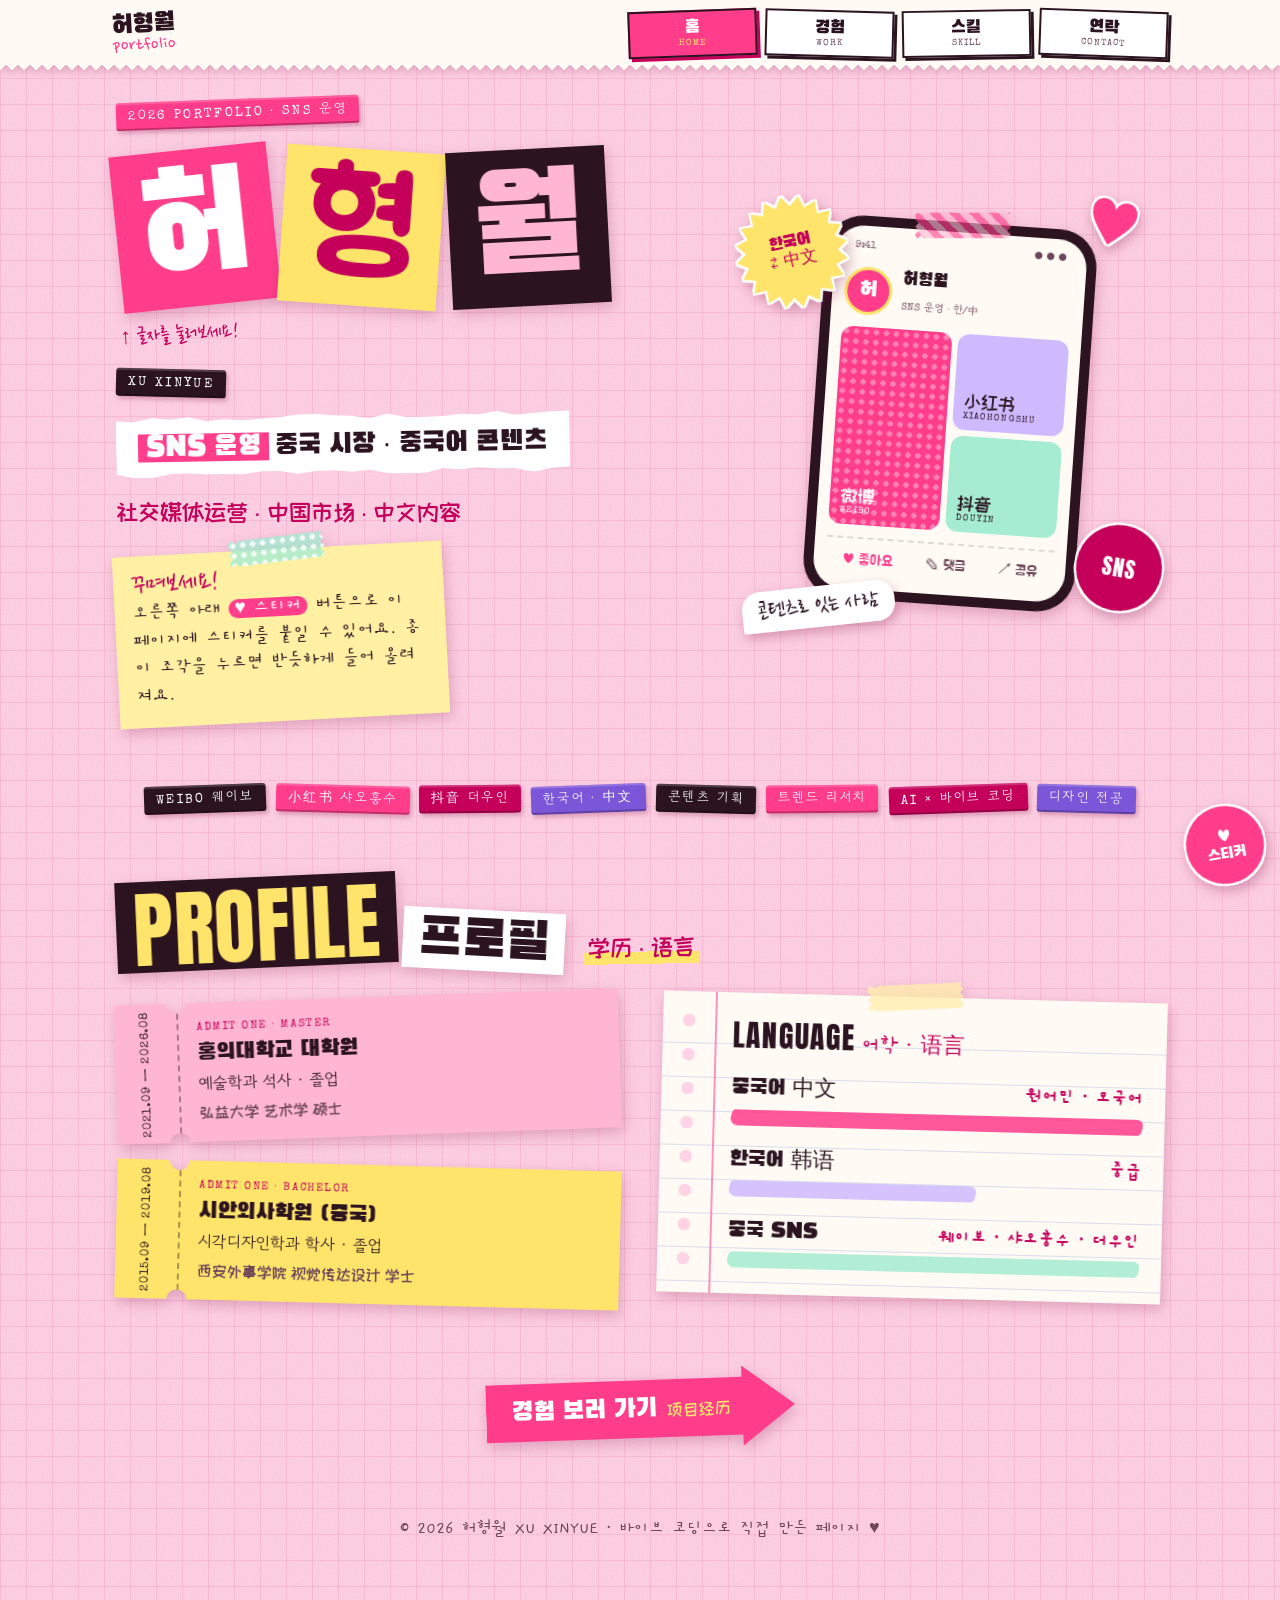
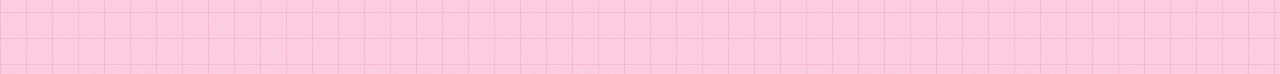
<file: index.html>
<!doctype html>
<html lang="ko">
<head>
<meta charset="utf-8">
<meta name="viewport" content="width=device-width, initial-scale=1, viewport-fit=cover">
<title>허형월 | SNS 운영 포트폴리오</title>
<meta name="description" content="허형월(XU XINYUE) · SNS 운영 포트폴리오 · 중국 시장 · 중국어 콘텐츠">
<meta property="og:title" content="허형월 · SNS 운영 포트폴리오">
<meta property="og:description" content="중국어 원어민 · 웨이보 · 샤오훙수 · 더우인 콘텐츠 운영">
<meta name="theme-color" content="#fffaf4">
<link rel="preconnect" href="https://fonts.googleapis.com">
<link rel="preconnect" href="https://fonts.gstatic.com" crossorigin>
<link rel="stylesheet" href="https://fonts.googleapis.com/css2?family=Anton&family=Black+Han+Sans&family=Gaegu:wght@400;700&family=Gowun+Dodum&family=Jua&family=Nanum+Pen+Script&family=Special+Elite&family=ZCOOL+KuaiLe&display=swap">
<link rel="stylesheet" href="style.css">
</head>
<body>
<nav class="nav" aria-label="메인 메뉴"><div class="nav-in">
<a class="logo" href="index.html">허형월<small>portfolio</small></a>
<div class="tabs"><a class="tab" href="index.html" aria-current="page"><b>홈</b><small>HOME</small></a><a class="tab" href="work.html"><b>경험</b><small>WORK</small></a><a class="tab" href="skills.html"><b>스킬</b><small>SKILL</small></a><a class="tab" href="contact.html"><b>연락</b><small>CONTACT</small></a></div>
</div></nav>
<main class="wrap">

<section class="hero">
  <div class="hero-l">
    <span class="label l-hot" style="--r:-2deg">2026 Portfolio · SNS 운영</span>
    <h1 class="ransom" aria-label="허형월">
      <span class="l s1" style="--r:-6deg" aria-hidden="true">허</span>
      <span class="l s3" style="--r:4deg" aria-hidden="true">형</span>
      <span class="l s4" style="--r:-3deg" aria-hidden="true">월</span>
    </h1>
    <p class="ransom-tip">↑ 글자를 눌러보세요!</p>
    <span class="label" style="--r:1.5deg">XU XINYUE</span>
    <div class="role torn"><mark>SNS 운영</mark>중국 시장 · 중국어 콘텐츠</div>
    <p class="zh-hand">社交媒体运营 · 中国市场 · 中文内容</p>
    <aside class="hint piece" style="--r:-3deg;--i:2"><span class="tape dot"></span><b>꾸며보세요!</b>오른쪽 아래 <em>♥ 스티커</em> 버튼으로 이 페이지에 스티커를 붙일 수 있어요. 종이 조각을 누르면 반듯하게 들어 올려져요.</aside>
  </div>
  <div class="hero-r">
    <div class="phone" aria-hidden="true">
      <span class="tape pink"></span>
      <div class="screen">
        <div class="sbar"><span>9:41</span><span>● ● ●</span></div>
        <div class="prof"><span class="ava">허</span><div><b>허형월</b><small>SNS 운영 · 한/中</small></div></div>
        <div class="tiles">
          <div class="tile big">微博<small>WEIBO</small></div>
          <div class="tile t2">小红书<small>XIAOHONGSHU</small></div>
          <div class="tile t3">抖音<small>DOUYIN</small></div>
        </div>
        <div class="react"><span>♥ 좋아요</span><span>✎ 댓글</span><span>↗ 공유</span></div>
      </div>
    </div>
    <div class="stk a drag" aria-hidden="true"><span class="in">한국어<br>⇄ 中文</span></div>
    <div class="stk b drag" aria-hidden="true"><span class="in">SNS</span></div>
    <div class="stk c drag" aria-hidden="true"><span class="in">♥</span></div>
    <div class="stk d drag" aria-hidden="true"><span class="in">콘텐츠로 잇는 사람</span></div>
  </div>
</section>

<div class="labels" aria-label="키워드">
  <span class="label">Weibo 웨이보</span><span class="label">小红书 샤오훙수</span><span class="label">抖音 더우인</span>
  <span class="label">한국어 · 中文</span><span class="label">콘텐츠 기획</span><span class="label">트렌드 리서치</span>
  <span class="label">AI × 바이브 코딩</span><span class="label">디자인 전공</span>
</div>

<section class="sec">
  <div class="sec-h"><h2><span class="en">PROFILE</span><span class="ko">프로필</span></h2><p class="zh-sub">学历 · 语言</p></div>
  <div class="profile">
    <div class="tickets">
      <div class="piece" style="--r:-2deg;--i:1"><div class="ticket" style="--c:var(--blush)">
        <span class="stub">2021.09 — 2026.08</span>
        <div class="main"><small>ADMIT ONE · MASTER</small><b>홍익대학교 대학원</b><span>예술학과 석사 · 졸업</span><em>弘益大学 艺术学 硕士</em></div>
      </div></div>
      <div class="piece" style="--r:1.5deg;--i:2"><div class="ticket" style="--c:var(--lemon)">
        <span class="stub">2015.09 — 2019.08</span>
        <div class="main"><small>ADMIT ONE · BACHELOR</small><b>시안외사학원 (중국)</b><span>시각디자인학과 학사 · 졸업</span><em>西安外事学院 视觉传达设计 学士</em></div>
      </div></div>
    </div>
    <div class="piece notebook" style="--r:1.5deg;--i:3">
      <span class="tape"></span>
      <h3>LANGUAGE<span>어학 · 语言</span></h3>
      <div class="lang" style="--w:100%;--c:var(--hot)"><div class="top"><b>중국어 中文</b><em>원어민 · 모국어</em></div><div class="hl"></div></div>
      <div class="lang" style="--w:60%;--c:var(--lilac)"><div class="top"><b>한국어 韩语</b><em>중급</em></div><div class="hl"></div></div>
      <div class="lang" style="--w:100%;--c:var(--mint)"><div class="top"><b>중국 SNS</b><em>웨이보 · 샤오훙수 · 더우인</em></div><div class="hl"></div></div>
    </div>
  </div>
</section>

<div class="next-wrap"><a class="next" href="work.html">경험 보러 가기 <small>项目经历</small></a></div>
<p class="foot">© 2026 허형월 XU XINYUE · 바이브 코딩으로 직접 만든 페이지 ♥</p>
</main>
<button id="fab" class="fab" type="button" aria-expanded="false" aria-controls="tray">♥<br>스티커</button>
<div id="tray" class="tray" hidden>
  <div class="tray-in">
    <div class="tray-h">
      <p>스티커를 눌러 붙이고, 끌어서 옮겨요 · 두 번 탭하면 떼어져요</p>
      <div class="tray-act"><button type="button" id="shuffle">↻ 섞기</button><button type="button" id="clear">모두 떼기</button></div>
    </div>
    <div class="tray-row" id="picks"></div>
  </div>
</div>
<script src="main.js"></script>
</body>
</html>
</file>
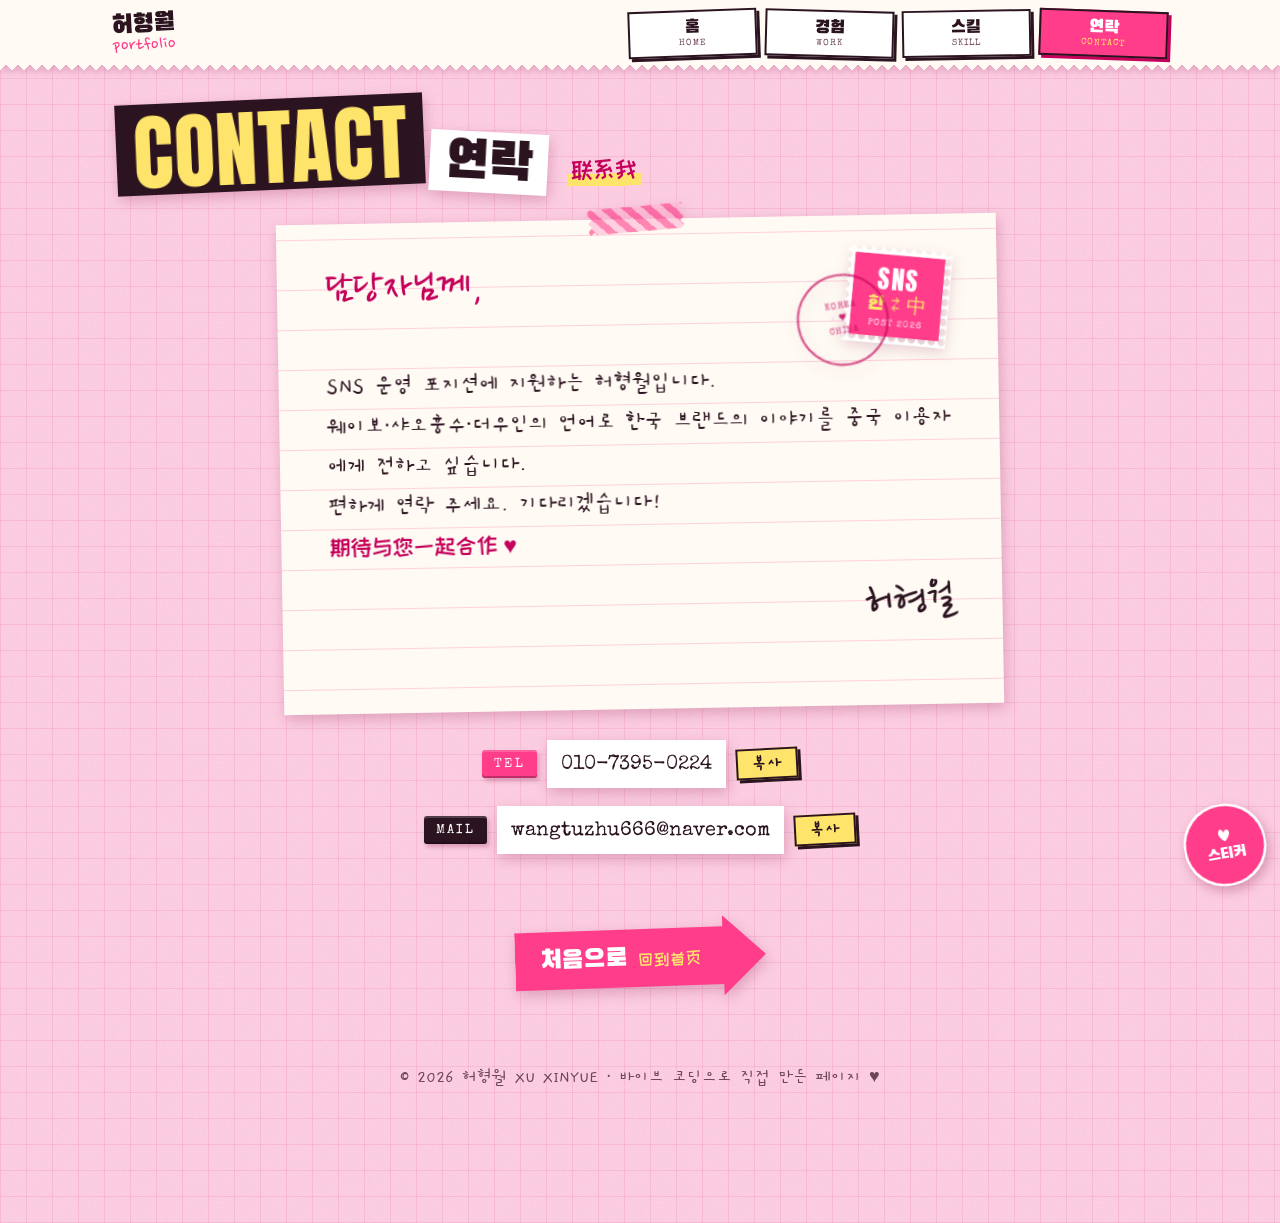
<file: contact.html>
<!doctype html>
<html lang="ko">
<head>
<meta charset="utf-8">
<meta name="viewport" content="width=device-width, initial-scale=1, viewport-fit=cover">
<title>연락 | 허형월 포트폴리오</title>
<meta name="description" content="허형월(XU XINYUE) · SNS 운영 포트폴리오 · 중국 시장 · 중국어 콘텐츠">
<meta property="og:title" content="허형월 · SNS 운영 포트폴리오">
<meta property="og:description" content="중국어 원어민 · 웨이보 · 샤오훙수 · 더우인 콘텐츠 운영">
<meta name="theme-color" content="#fffaf4">
<link rel="preconnect" href="https://fonts.googleapis.com">
<link rel="preconnect" href="https://fonts.gstatic.com" crossorigin>
<link rel="stylesheet" href="https://fonts.googleapis.com/css2?family=Anton&family=Black+Han+Sans&family=Gaegu:wght@400;700&family=Gowun+Dodum&family=Jua&family=Nanum+Pen+Script&family=Special+Elite&family=ZCOOL+KuaiLe&display=swap">
<link rel="stylesheet" href="style.css">
</head>
<body>
<nav class="nav" aria-label="메인 메뉴"><div class="nav-in">
<a class="logo" href="index.html">허형월<small>portfolio</small></a>
<div class="tabs"><a class="tab" href="index.html"><b>홈</b><small>HOME</small></a><a class="tab" href="work.html"><b>경험</b><small>WORK</small></a><a class="tab" href="skills.html"><b>스킬</b><small>SKILL</small></a><a class="tab" href="contact.html" aria-current="page"><b>연락</b><small>CONTACT</small></a></div>
</div></nav>
<main class="wrap">

<section class="sec">
  <div class="sec-h"><h2><span class="en">CONTACT</span><span class="ko">연락</span></h2><p class="zh-sub">联系我</p></div>
  <div class="piece letter" style="--r:-1deg;--i:1">
    <span class="tape pink"></span>
    <div class="letter-h">
      <p class="dear">담당자님께,</p>
      <div class="pstamp" aria-hidden="true"><div class="in"><b>SNS</b><span>한 ⇄ 中</span><small>POST 2026</small></div><div class="pmark">KOREA<br>· ♥ ·<br>CHINA</div></div>
    </div>
    <div class="body">
      <p>SNS 운영 포지션에 지원하는 허형월입니다.</p>
      <p>웨이보·샤오훙수·더우인의 언어로 한국 브랜드의 이야기를 중국 이용자에게 전하고 싶습니다.</p>
      <p>편하게 연락 주세요. 기다리겠습니다!</p>
      <p class="zh">期待与您一起合作 ♥</p>
    </div>
    <p class="sign">허형월</p>
  </div>
  <div class="contacts">
    <div class="crow"><span class="label l-hot">Tel</span><span class="val" id="tel">010-7395-0224</span><button class="copy" type="button" data-copy="tel">복사</button></div>
    <div class="crow"><span class="label">Mail</span><span class="val" id="mail">wangtuzhu666@naver.com</span><button class="copy" type="button" data-copy="mail">복사</button></div>
  </div>
</section>

<div class="next-wrap"><a class="next" href="index.html">처음으로 <small>回到首页</small></a></div>
<p class="foot">© 2026 허형월 XU XINYUE · 바이브 코딩으로 직접 만든 페이지 ♥</p>
</main>
<button id="fab" class="fab" type="button" aria-expanded="false" aria-controls="tray">♥<br>스티커</button>
<div id="tray" class="tray" hidden>
  <div class="tray-in">
    <div class="tray-h">
      <p>스티커를 눌러 붙이고, 끌어서 옮겨요 · 두 번 탭하면 떼어져요</p>
      <div class="tray-act"><button type="button" id="shuffle">↻ 섞기</button><button type="button" id="clear">모두 떼기</button></div>
    </div>
    <div class="tray-row" id="picks"></div>
  </div>
</div>
<script src="main.js"></script>
</body>
</html>
</file>
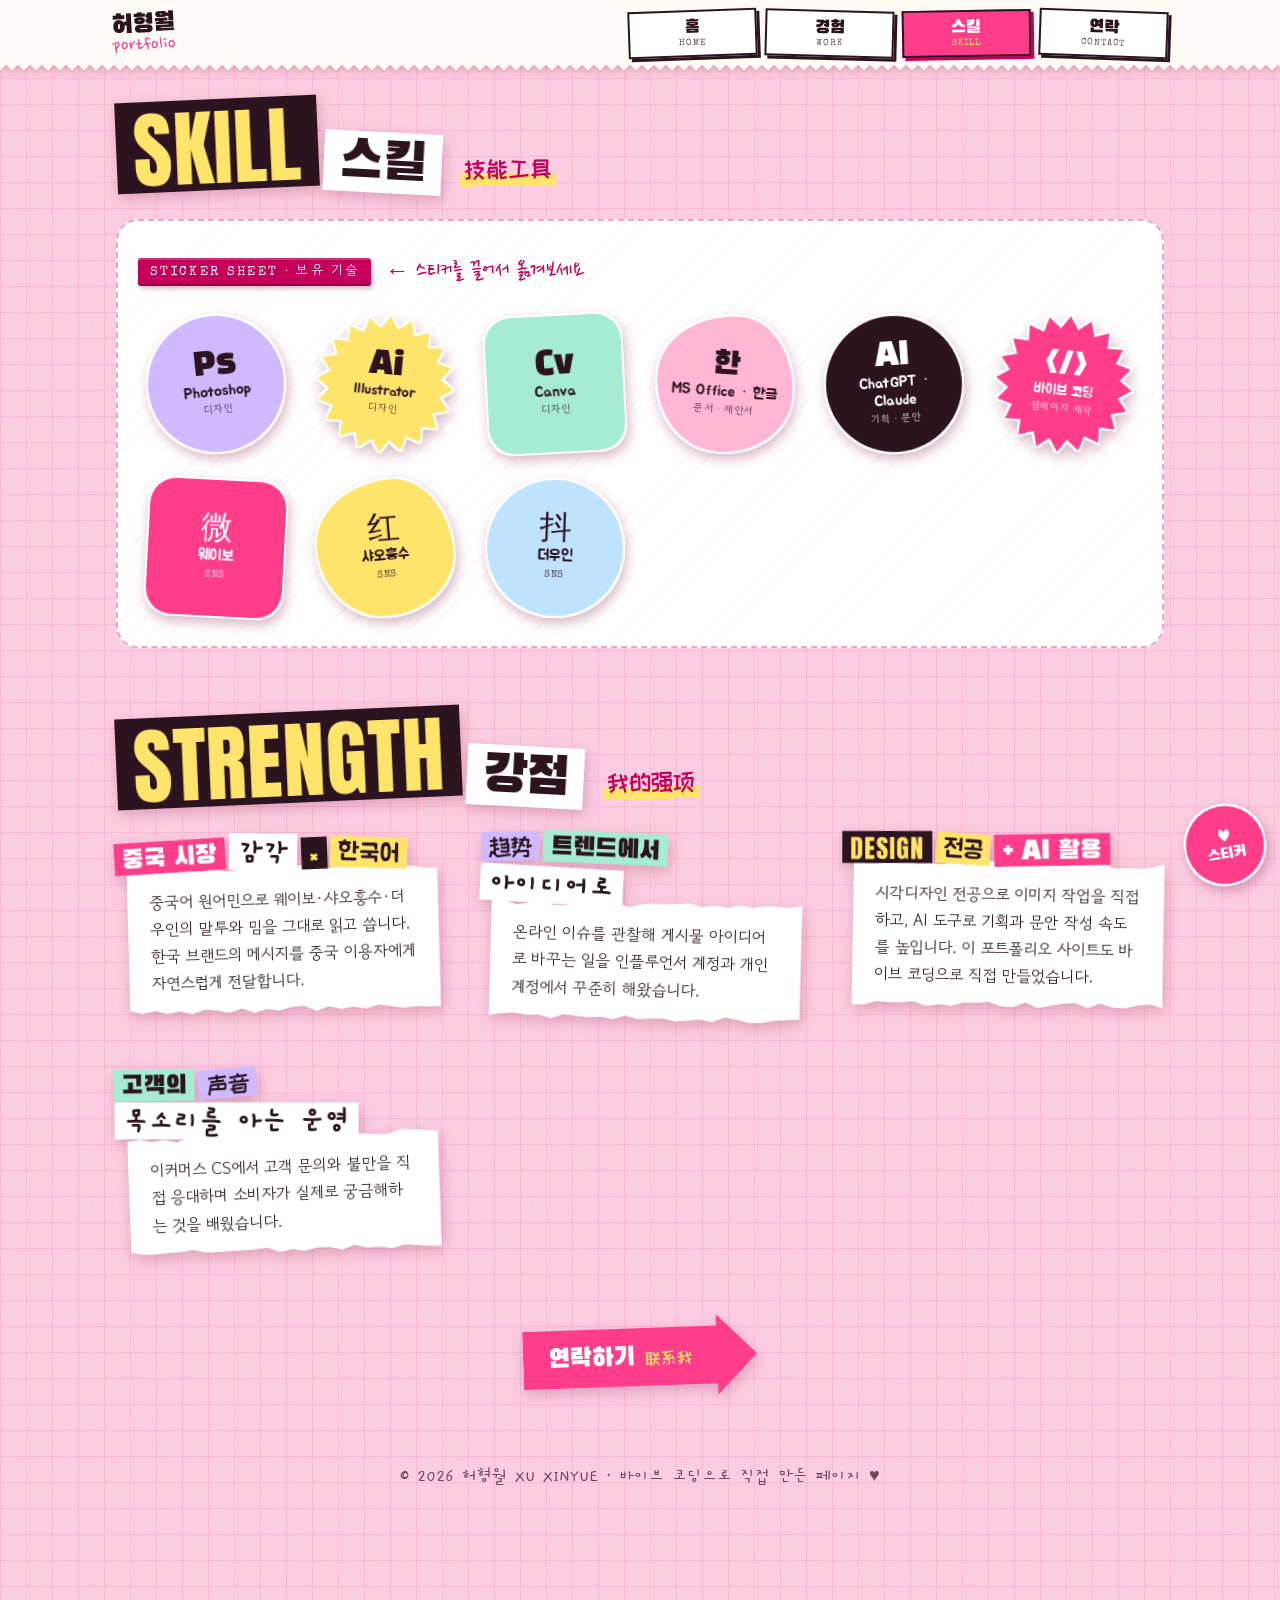
<file: skills.html>
<!doctype html>
<html lang="ko">
<head>
<meta charset="utf-8">
<meta name="viewport" content="width=device-width, initial-scale=1, viewport-fit=cover">
<title>스킬 | 허형월 포트폴리오</title>
<meta name="description" content="허형월(XU XINYUE) · SNS 운영 포트폴리오 · 중국 시장 · 중국어 콘텐츠">
<meta property="og:title" content="허형월 · SNS 운영 포트폴리오">
<meta property="og:description" content="중국어 원어민 · 웨이보 · 샤오훙수 · 더우인 콘텐츠 운영">
<meta name="theme-color" content="#fffaf4">
<link rel="preconnect" href="https://fonts.googleapis.com">
<link rel="preconnect" href="https://fonts.gstatic.com" crossorigin>
<link rel="stylesheet" href="https://fonts.googleapis.com/css2?family=Anton&family=Black+Han+Sans&family=Gaegu:wght@400;700&family=Gowun+Dodum&family=Jua&family=Nanum+Pen+Script&family=Special+Elite&family=ZCOOL+KuaiLe&display=swap">
<link rel="stylesheet" href="style.css">
</head>
<body>
<nav class="nav" aria-label="메인 메뉴"><div class="nav-in">
<a class="logo" href="index.html">허형월<small>portfolio</small></a>
<div class="tabs"><a class="tab" href="index.html"><b>홈</b><small>HOME</small></a><a class="tab" href="work.html"><b>경험</b><small>WORK</small></a><a class="tab" href="skills.html" aria-current="page"><b>스킬</b><small>SKILL</small></a><a class="tab" href="contact.html"><b>연락</b><small>CONTACT</small></a></div>
</div></nav>
<main class="wrap">

<section class="sec">
  <div class="sec-h"><h2><span class="en">SKILL</span><span class="ko">스킬</span></h2><p class="zh-sub">技能工具</p></div>
  <div class="sheet">
    <div class="sheet-h"><span class="label l-cherry">Sticker Sheet · 보유 기술</span><p class="fine-only">← 스티커를 끌어서 옮겨보세요</p></div>
    <div class="sk-grid">
<div class="sk drag sh-circle" style="--c:var(--lilac);--r:-6deg"><div class="in"><i>Ps</i><b>Photoshop</b><small>디자인</small></div></div>
<div class="sk drag sh-burst" style="--c:var(--lemon);--r:5deg"><div class="in"><i>Ai</i><b>Illustrator</b><small>디자인</small></div></div>
<div class="sk drag sh-square" style="--c:var(--mint);--r:-3deg"><div class="in"><i>Cv</i><b>Canva</b><small>디자인</small></div></div>
<div class="sk drag sh-blob" style="--c:var(--blush);--r:4deg"><div class="in"><i>한</i><b>MS Office · 한글</b><small>문서 · 제안서</small></div></div>
<div class="sk drag sh-circle" style="--c:var(--ink);--fg:#fff;--r:-4deg"><div class="in"><i>AI</i><b>ChatGPT · Claude</b><small>기획 · 문안</small></div></div>
<div class="sk drag sh-burst" style="--c:var(--hot);--fg:#fff;--r:6deg"><div class="in"><i>&lt;/&gt;</i><b>바이브 코딩</b><small>웹페이지 제작</small></div></div>
<div class="sk drag sh-square" style="--c:var(--hot);--fg:#fff;--r:3deg"><div class="in"><i>微</i><b>웨이보</b><small>SNS</small></div></div>
<div class="sk drag sh-blob" style="--c:var(--lemon);--r:-5deg"><div class="in"><i>红</i><b>샤오훙수</b><small>SNS</small></div></div>
<div class="sk drag sh-circle" style="--c:var(--sky);--r:2deg"><div class="in"><i>抖</i><b>더우인</b><small>SNS</small></div></div>
    </div>
  </div>
</section>

<section class="sec">
  <div class="sec-h"><h2><span class="en">STRENGTH</span><span class="ko">강점</span></h2><p class="zh-sub">我的强项</p></div>
  <div class="moves">
    <div class="piece cut" style="--r:-1.5deg;--i:1">
      <h3 class="rn"><span class="w1">중국 시장</span><span class="w2">감각</span><span class="w3">×</span><span class="w4">한국어</span></h3>
      <p class="torn">중국어 원어민으로 웨이보·샤오훙수·더우인의 말투와 밈을 그대로 읽고 씁니다. 한국 브랜드의 메시지를 중국 이용자에게 자연스럽게 전달합니다.</p>
    </div>
    <div class="piece cut" style="--r:1.5deg;--i:2">
      <h3 class="rn"><span class="w5">趋势</span><span class="w6">트렌드에서</span><span class="w2">아이디어로</span></h3>
      <p class="torn">온라인 이슈를 관찰해 게시물 아이디어로 바꾸는 일을 인플루언서 계정과 개인 계정에서 꾸준히 해왔습니다.</p>
    </div>
    <div class="piece cut" style="--r:1deg;--i:3">
      <h3 class="rn"><span class="w3">DESIGN</span><span class="w4">전공</span><span class="w1">+ AI 활용</span></h3>
      <p class="torn">시각디자인 전공으로 이미지 작업을 직접 하고, AI 도구로 기획과 문안 작성 속도를 높입니다. 이 포트폴리오 사이트도 바이브 코딩으로 직접 만들었습니다.</p>
    </div>
    <div class="piece cut" style="--r:-2deg;--i:4">
      <h3 class="rn"><span class="w6">고객의</span><span class="w5">声音</span><span class="w2">목소리를 아는 운영</span></h3>
      <p class="torn">이커머스 CS에서 고객 문의와 불만을 직접 응대하며 소비자가 실제로 궁금해하는 것을 배웠습니다.</p>
    </div>
  </div>
</section>

<div class="next-wrap"><a class="next" href="contact.html">연락하기 <small>联系我</small></a></div>
<p class="foot">© 2026 허형월 XU XINYUE · 바이브 코딩으로 직접 만든 페이지 ♥</p>
</main>
<button id="fab" class="fab" type="button" aria-expanded="false" aria-controls="tray">♥<br>스티커</button>
<div id="tray" class="tray" hidden>
  <div class="tray-in">
    <div class="tray-h">
      <p>스티커를 눌러 붙이고, 끌어서 옮겨요 · 두 번 탭하면 떼어져요</p>
      <div class="tray-act"><button type="button" id="shuffle">↻ 섞기</button><button type="button" id="clear">모두 떼기</button></div>
    </div>
    <div class="tray-row" id="picks"></div>
  </div>
</div>
<script src="main.js"></script>
</body>
</html>
</file>
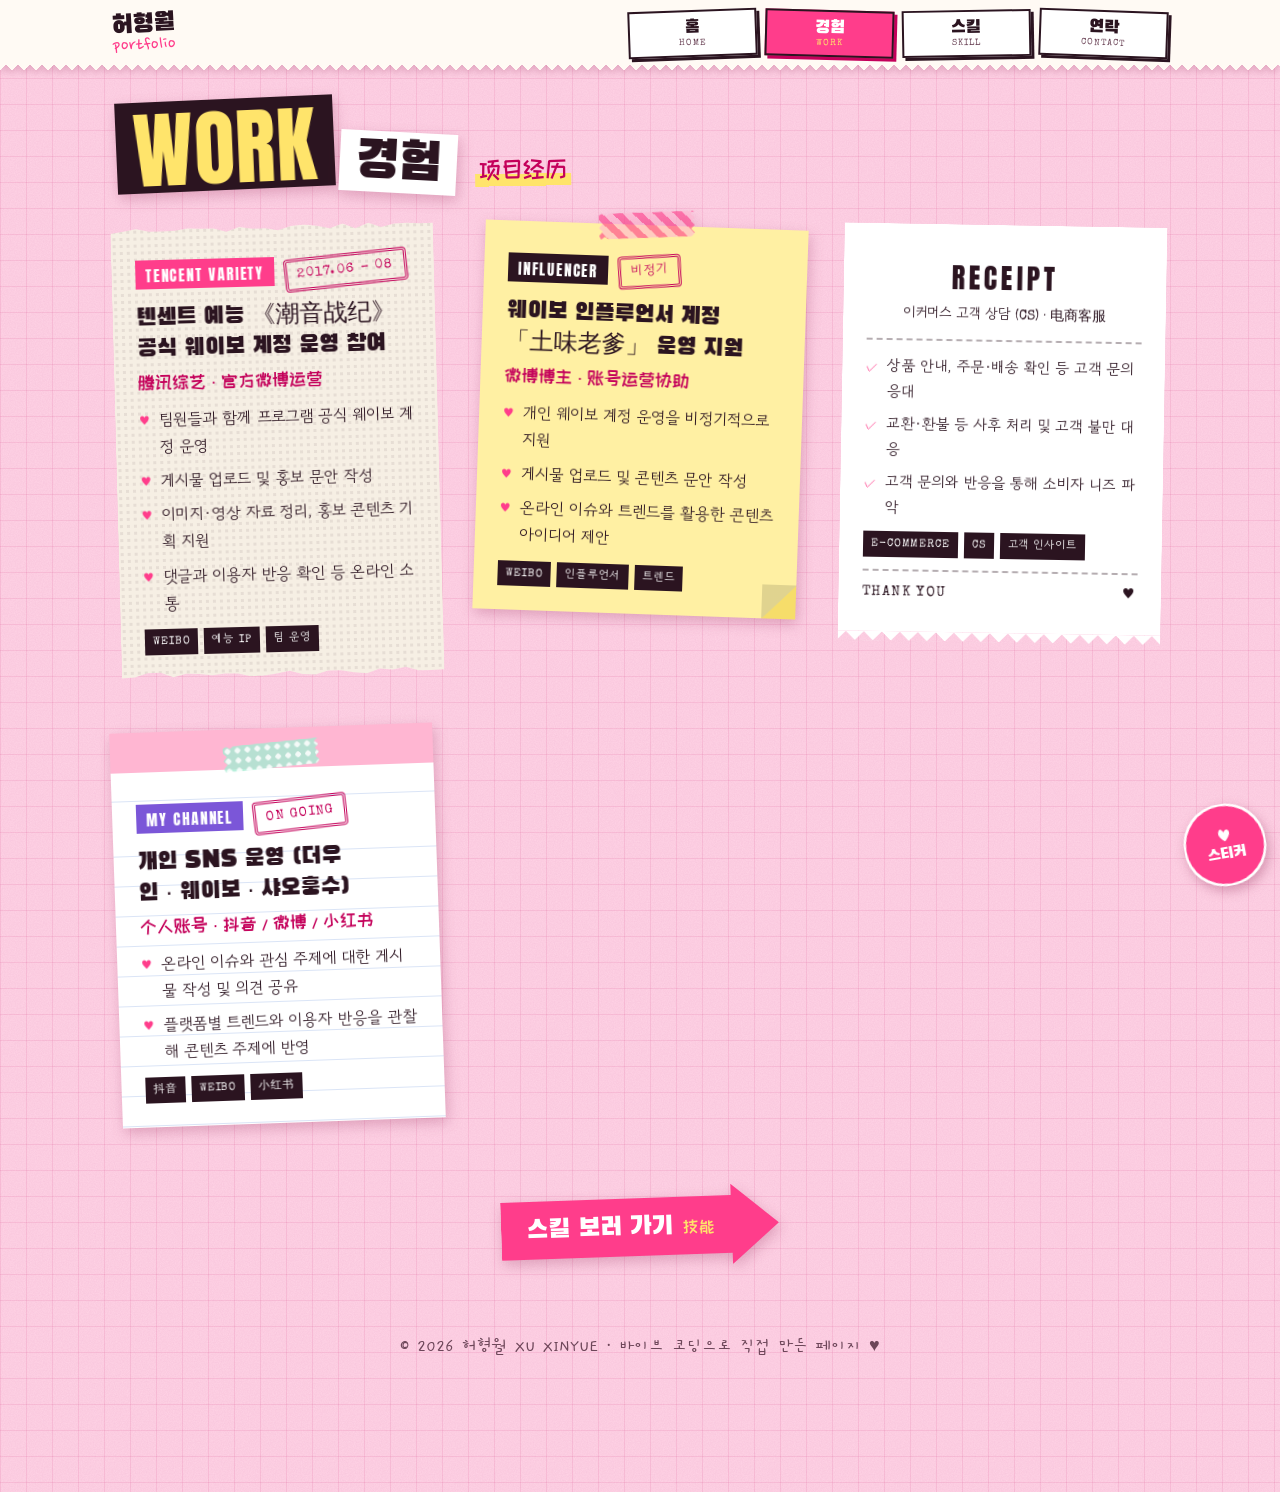
<file: work.html>
<!doctype html>
<html lang="ko">
<head>
<meta charset="utf-8">
<meta name="viewport" content="width=device-width, initial-scale=1, viewport-fit=cover">
<title>경험 | 허형월 포트폴리오</title>
<meta name="description" content="허형월(XU XINYUE) · SNS 운영 포트폴리오 · 중국 시장 · 중국어 콘텐츠">
<meta property="og:title" content="허형월 · SNS 운영 포트폴리오">
<meta property="og:description" content="중국어 원어민 · 웨이보 · 샤오훙수 · 더우인 콘텐츠 운영">
<meta name="theme-color" content="#fffaf4">
<link rel="preconnect" href="https://fonts.googleapis.com">
<link rel="preconnect" href="https://fonts.gstatic.com" crossorigin>
<link rel="stylesheet" href="https://fonts.googleapis.com/css2?family=Anton&family=Black+Han+Sans&family=Gaegu:wght@400;700&family=Gowun+Dodum&family=Jua&family=Nanum+Pen+Script&family=Special+Elite&family=ZCOOL+KuaiLe&display=swap">
<link rel="stylesheet" href="style.css">
</head>
<body>
<nav class="nav" aria-label="메인 메뉴"><div class="nav-in">
<a class="logo" href="index.html">허형월<small>portfolio</small></a>
<div class="tabs"><a class="tab" href="index.html"><b>홈</b><small>HOME</small></a><a class="tab" href="work.html" aria-current="page"><b>경험</b><small>WORK</small></a><a class="tab" href="skills.html"><b>스킬</b><small>SKILL</small></a><a class="tab" href="contact.html"><b>연락</b><small>CONTACT</small></a></div>
</div></nav>
<main class="wrap">

<section class="sec">
  <div class="sec-h"><h2><span class="en">WORK</span><span class="ko">경험</span></h2><p class="zh-sub">项目经历</p></div>
  <div class="cards">

    <article class="piece card c-clip torn" style="--r:-1.5deg;--i:1">
      <div class="meta"><span class="kick">TENCENT VARIETY</span><span class="stamp">2017.06 – 08</span></div>
      <h3>텐센트 예능 《潮音战纪》 공식 웨이보 계정 운영 참여<span class="zh">腾讯综艺 · 官方微博运营</span></h3>
      <ul>
        <li>팀원들과 함께 프로그램 공식 웨이보 계정 운영</li>
        <li>게시물 업로드 및 홍보 문안 작성</li>
        <li>이미지·영상 자료 정리, 홍보 콘텐츠 기획 지원</li>
        <li>댓글과 이용자 반응 확인 등 온라인 소통</li>
      </ul>
      <div class="tags"><span>WEIBO</span><span>예능 IP</span><span>팀 운영</span></div>
    </article>

    <article class="piece card c-note" style="--r:2deg;--i:2">
      <span class="tape pink"></span>
      <div class="meta"><span class="kick" style="background:var(--ink)">INFLUENCER</span><span class="stamp">비정기</span></div>
      <h3>웨이보 인플루언서 계정 「土味老爹」 운영 지원<span class="zh">微博博主 · 账号运营协助</span></h3>
      <ul>
        <li>개인 웨이보 계정 운영을 비정기적으로 지원</li>
        <li>게시물 업로드 및 콘텐츠 문안 작성</li>
        <li>온라인 이슈와 트렌드를 활용한 콘텐츠 아이디어 제안</li>
      </ul>
      <div class="tags"><span>WEIBO</span><span>인플루언서</span><span>트렌드</span></div>
    </article>

    <article class="piece card c-receipt" style="--r:1deg;--i:3">
      <div class="rc-h"><b>RECEIPT</b><span>이커머스 고객 상담 (CS) · 电商客服</span></div>
      <ul>
        <li>상품 안내, 주문·배송 확인 등 고객 문의 응대</li>
        <li>교환·환불 등 사후 처리 및 고객 불만 대응</li>
        <li>고객 문의와 반응을 통해 소비자 니즈 파악</li>
      </ul>
      <div class="tags"><span>E-COMMERCE</span><span>CS</span><span>고객 인사이트</span></div>
      <div class="rc-f"><span>THANK YOU</span><span>♥</span></div>
    </article>

    <article class="piece card c-index" style="--r:-2deg;--i:4">
      <span class="tape dot"></span>
      <div class="meta"><span class="kick" style="background:#7b56d8">MY CHANNEL</span><span class="stamp">ON GOING</span></div>
      <h3>개인 SNS 운영 (더우인 · 웨이보 · 샤오훙수)<span class="zh">个人账号 · 抖音 / 微博 / 小红书</span></h3>
      <ul>
        <li>온라인 이슈와 관심 주제에 대한 게시물 작성 및 의견 공유</li>
        <li>플랫폼별 트렌드와 이용자 반응을 관찰해 콘텐츠 주제에 반영</li>
      </ul>
      <div class="tags"><span>抖音</span><span>WEIBO</span><span>小红书</span></div>
    </article>

  </div>
</section>

<div class="next-wrap"><a class="next" href="skills.html">스킬 보러 가기 <small>技能</small></a></div>
<p class="foot">© 2026 허형월 XU XINYUE · 바이브 코딩으로 직접 만든 페이지 ♥</p>
</main>
<button id="fab" class="fab" type="button" aria-expanded="false" aria-controls="tray">♥<br>스티커</button>
<div id="tray" class="tray" hidden>
  <div class="tray-in">
    <div class="tray-h">
      <p>스티커를 눌러 붙이고, 끌어서 옮겨요 · 두 번 탭하면 떼어져요</p>
      <div class="tray-act"><button type="button" id="shuffle">↻ 섞기</button><button type="button" id="clear">모두 떼기</button></div>
    </div>
    <div class="tray-row" id="picks"></div>
  </div>
</div>
<script src="main.js"></script>
</body>
</html>
</file>
<file: style.css>
/* Layout: a pink scrapbook zine. Every page is a loose collage of paper pieces (tickets, receipts, sticky notes, label-maker tape, torn strips) on grid paper. One light paper look by choice. */
:root{
  --bg:#ffd3e5; --grid:rgba(200,0,90,.09);
  --paper:#fffaf4; --note:#fff0a3; --clip:#f6efe4;
  --ink:#2b1420; --soft:#6d4659;
  --hot:#ff3d8b; --cherry:#c4005a; --blush:#ffb6d2;
  --mint:#a5ecd2; --lilac:#cfbaff; --lemon:#ffe46b; --sky:#bfe3ff;
  --tape:rgba(255,238,175,.8);
  --f-display:"Black Han Sans","Jua","Apple SD Gothic Neo",sans-serif;
  --f-body:"Gowun Dodum","Apple SD Gothic Neo","Malgun Gothic",sans-serif;
  --f-hand:"Gaegu","Nanum Pen Script",cursive;
  --f-pen:"Nanum Pen Script","Gaegu",cursive;
  --f-zh:"ZCOOL KuaiLe","PingFang SC","Microsoft YaHei",sans-serif;
  --f-type:"Special Elite","Gowun Dodum","Courier New",monospace;
  --f-cond:"Anton","Black Han Sans",Impact,sans-serif;
  --f-round:"Jua","Gowun Dodum",sans-serif;
  --drop:drop-shadow(2px 5px 7px rgba(120,0,50,.22));
  --outline:drop-shadow(2px 0 0 #fff) drop-shadow(-2px 0 0 #fff) drop-shadow(0 2px 0 #fff) drop-shadow(0 -2px 0 #fff) drop-shadow(2px 5px 6px rgba(120,0,50,.28));
  --burst:polygon(50.0% 0.0%,56.4% 9.5%,65.5% 2.4%,68.6% 13.5%,79.4% 9.5%,79.0% 21.0%,90.5% 20.6%,86.5% 31.4%,97.6% 34.5%,90.5% 43.6%,100.0% 50.0%,90.5% 56.4%,97.6% 65.5%,86.5% 68.6%,90.5% 79.4%,79.0% 79.0%,79.4% 90.5%,68.6% 86.5%,65.5% 97.6%,56.4% 90.5%,50.0% 100.0%,43.6% 90.5%,34.5% 97.6%,31.4% 86.5%,20.6% 90.5%,21.0% 79.0%,9.5% 79.4%,13.5% 68.6%,2.4% 65.5%,9.5% 56.4%,0.0% 50.0%,9.5% 43.6%,2.4% 34.5%,13.5% 31.4%,9.5% 20.6%,21.0% 21.0%,20.6% 9.5%,31.4% 13.5%,34.5% 2.4%,43.6% 9.5%);
  color-scheme:light;
}
*{box-sizing:border-box}
html{background:var(--bg)}
body{
  margin:0; position:relative; min-height:100vh;
  background-color:var(--bg);
  background-image:
    url("data:image/svg+xml,<svg xmlns='http://www.w3.org/2000/svg' width='220' height='220'><filter id='n'><feTurbulence type='fractalNoise' baseFrequency='.85' numOctaves='2' stitchTiles='stitch'/><feColorMatrix values='0 0 0 0 .45  0 0 0 0 .05  0 0 0 0 .25  0 0 0 .09 0'/></filter><rect width='100%' height='100%' filter='url(%23n)'/></svg>"),
    linear-gradient(var(--grid) 1px, transparent 1px),
    linear-gradient(90deg, var(--grid) 1px, transparent 1px);
  background-size:220px 220px, 26px 26px, 26px 26px;
  color:var(--ink); font-family:var(--f-body); font-size:16px; line-height:1.7;
  overflow-x:hidden;
}
body::before{content:"";position:fixed;inset:0 0 auto;height:env(safe-area-inset-top,0px);z-index:31;background:var(--paper)}
a{color:inherit}
:focus-visible{outline:3px solid var(--cherry);outline-offset:3px}

/* ---------- nav ---------- */
.nav{position:sticky;top:env(safe-area-inset-top,0px);z-index:30;background:var(--paper);filter:drop-shadow(0 4px 3px rgba(120,0,50,.16))}
.nav::after{content:"";position:absolute;left:0;right:0;top:100%;height:6px;
  background:linear-gradient(135deg,var(--paper) 25%,transparent 25%) 0 0/12px 12px repeat-x,
             linear-gradient(225deg,var(--paper) 25%,transparent 25%) 0 0/12px 12px repeat-x}
.nav-in{max-width:1080px;margin:0 auto;padding-left:max(12px, env(safe-area-inset-left, 0px));padding-right:max(12px, env(safe-area-inset-right, 0px));padding-block:10px 8px;display:flex;align-items:center;gap:14px}
.logo{font-family:var(--f-display);font-size:26px;line-height:1;text-decoration:none;display:grid;transform:rotate(-3deg)}
.logo small{font-family:var(--f-pen);font-size:20px;color:var(--hot);margin-top:-2px}
.tabs{display:grid;grid-template-columns:repeat(4,1fr);gap:8px;flex:1;margin-left:auto;max-width:540px}
.tab{display:grid;justify-items:center;line-height:1.1;text-decoration:none;padding:7px 4px 6px;background:#fff;border:2px solid var(--ink);box-shadow:3px 3px 0 var(--ink);transform:rotate(var(--r,0deg));transition:transform .2s, box-shadow .2s}
.tab:nth-child(1){--r:-2deg}.tab:nth-child(2){--r:1.5deg}.tab:nth-child(3){--r:-1deg}.tab:nth-child(4){--r:2deg}
.tab b{font-family:var(--f-display);font-weight:400;font-size:18px}
.tab small{font-family:var(--f-type);font-size:9px;letter-spacing:.12em;color:var(--soft)}
.tab:hover{transform:rotate(0) translateY(-2px);background:var(--lemon)}
.tab[aria-current]{background:var(--hot);color:#fff;border-color:var(--ink);box-shadow:3px 3px 0 var(--cherry)}
.tab[aria-current] small{color:var(--lemon)}

/* ---------- page frame ---------- */
.wrap{max-width:1080px;margin:0 auto;padding-left:max(16px, env(safe-area-inset-left, 0px));padding-right:max(16px, env(safe-area-inset-right, 0px));padding-block:34px 130px;display:grid;gap:64px;overflow-x:clip}
.foot{text-align:center;font-family:var(--f-hand);font-size:18px;color:var(--soft);margin:0}

/* shared collage bits */
.piece{position:relative;transform:rotate(var(--r,0deg));filter:var(--drop);transition:transform .25s ease;cursor:pointer;animation:stick .55s cubic-bezier(.3,1.6,.5,1) backwards;animation-delay:calc(var(--i,0) * 90ms)}
.piece.lift{transform:rotate(0deg) scale(1.03);z-index:6}
@keyframes stick{from{transform:rotate(calc(var(--r,0deg) - 7deg)) scale(1.08)}}
.tape{position:absolute;top:-13px;left:50%;width:96px;height:26px;background:var(--tape);transform:translateX(-50%) rotate(var(--tr,-4deg));z-index:2;
  clip-path:polygon(0 8%,4% 0,8% 10%,12% 0,100% 0,96% 12%,100% 25%,96% 40%,100% 55%,96% 70%,100% 85%,96% 100%,10% 100%,6% 90%,2% 100%,0 85%,4% 70%,0 55%,4% 40%,0 25%)}
.tape.pink{background:repeating-linear-gradient(45deg,rgba(255,61,139,.62) 0 7px,rgba(255,182,210,.62) 7px 14px)}
.tape.dot{background:radial-gradient(circle,rgba(255,255,255,.85) 2.5px,transparent 3px) 0 0/10px 10px,rgba(166,236,210,.8)}
.tape.tl{left:-14px;top:6px;transform:rotate(-38deg);width:80px}
.tape.tr{left:auto;right:-14px;top:6px;transform:rotate(38deg);width:80px}

.label{display:inline-block;font-family:var(--f-type);text-transform:uppercase;letter-spacing:.18em;font-size:13px;line-height:1;color:#fff;background:var(--lc,var(--ink));padding:8px 12px 7px;transform:rotate(var(--r,0deg));box-shadow:inset 0 2px 0 rgba(255,255,255,.18),inset 0 -2px 0 rgba(0,0,0,.25),2px 3px 4px rgba(120,0,50,.25);border-radius:3px}
.l-hot{--lc:var(--hot)}.l-cherry{--lc:var(--cherry)}.l-lilac{--lc:#7b56d8}.l-mint{--lc:#1a8a68}

.sec{display:grid;gap:30px}
.sec-h{display:flex;flex-wrap:wrap;align-items:flex-end;gap:8px 18px}
.sec-h h2{margin:0;display:flex;flex-wrap:wrap;gap:6px;align-items:flex-end;font-weight:400;line-height:1}
.sec-h .en{font-family:var(--f-cond);font-size:clamp(46px,9vw,84px);letter-spacing:.01em;background:var(--ink);color:var(--lemon);padding:.08em .2em 0;transform:rotate(-2.5deg);filter:var(--drop)}
.sec-h .ko{font-family:var(--f-display);font-size:clamp(30px,6vw,52px);background:#fff;padding:.12em .3em .06em;transform:rotate(3deg) translateY(4px);filter:var(--drop)}
.zh-sub{margin:0;font-family:var(--f-zh);font-size:24px;color:var(--cherry);background:linear-gradient(transparent 60%, var(--lemon) 60% 90%, transparent 90%);padding:0 4px;transform:rotate(-1deg)}

.next-wrap{display:grid;justify-items:center;filter:var(--drop)}
.next{display:inline-flex;align-items:baseline;gap:10px;font-family:var(--f-display);font-size:clamp(20px,4vw,26px);color:#fff;background:var(--hot);padding:18px 64px 18px 26px;text-decoration:none;
  clip-path:polygon(0 14%,83% 14%,83% 0,100% 50%,83% 100%,83% 86%,0 86%);transform:rotate(-2deg);transition:transform .2s, background .2s}
.next small{font-family:var(--f-zh);font-size:17px;color:var(--lemon)}
.next:hover{transform:rotate(0) translateX(6px);background:var(--cherry)}

/* ---------- home ---------- */
.hero{display:grid;grid-template-columns:minmax(0,1.15fr) minmax(0,.85fr);gap:40px;align-items:center}
.hero-l{display:grid;gap:16px;justify-items:start;min-width:0}
.ransom{margin:6px 0 0;display:flex;flex-wrap:wrap;gap:8px;align-items:flex-end;font-weight:400}
.ransom .l{display:inline-block;font-size:clamp(64px,16vw,138px);line-height:1;padding:.1em .16em .04em;transform:rotate(var(--r,0deg));filter:var(--drop);cursor:pointer;user-select:none;transition:transform .2s}
.ransom .l:hover{transform:rotate(0) scale(1.05)}
.s1{font-family:var(--f-display);background:var(--hot);color:#fff}
.s2{font-family:var(--f-hand);font-weight:700;background:#fff radial-gradient(circle,rgba(255,61,139,.22) 2px,transparent 2.5px) 0 0/9px 9px;color:var(--ink)}
.s3{font-family:var(--f-round);background:var(--lemon);color:var(--cherry)}
.s4{font-family:var(--f-display);background:var(--ink);color:var(--blush)}
.s5{font-family:var(--f-hand);font-weight:700;background:var(--mint);color:var(--ink)}
.s6{font-family:var(--f-round);background:var(--lilac);color:var(--ink);border-radius:50% 46% 50% 44%}
.s7{font-family:var(--f-pen);background:#fff;color:var(--hot);font-size:clamp(78px,19vw,166px)!important;padding-inline:.22em!important}
.ransom-tip{font-family:var(--f-pen);font-size:22px;color:var(--cherry);margin:-6px 0 0 4px;transform:rotate(-3deg)}
.role{font-family:var(--f-display);font-size:clamp(20px,3.6vw,28px);line-height:1.3;background:#fff;padding:14px 22px 12px;filter:var(--drop);transform:rotate(-1deg)}
.role mark{background:var(--hot);color:#fff;padding:0 8px;margin-right:6px}
.zh-hand{margin:0;font-family:var(--f-zh);font-size:clamp(19px,3vw,24px);color:var(--cherry)}
.hint{max-width:330px;background:var(--note);padding:16px 18px 18px;font-family:var(--f-hand);font-size:19px;line-height:1.45;cursor:default}
.hint b{display:block;font-family:var(--f-pen);font-size:28px;font-weight:400;color:var(--cherry);line-height:1}
.hint em{font-style:normal;background:var(--hot);color:#fff;padding:0 6px;border-radius:10px;white-space:nowrap}

.hero-r{position:relative;display:grid;place-items:center;padding:34px 18px 26px;min-width:0}
.phone{position:relative;width:min(272px,74vw);background:var(--ink);border-radius:38px;padding:10px;transform:rotate(4deg);filter:var(--drop)}
.phone .tape{top:-10px}
.screen{background:var(--paper);border-radius:29px;overflow:hidden;display:grid;gap:12px;padding:12px 12px 16px}
.sbar{display:flex;justify-content:space-between;font-family:var(--f-type);font-size:10px;color:var(--soft);padding:0 8px}
.prof{display:flex;gap:10px;align-items:center}
.ava{flex:none;width:48px;height:48px;border-radius:50%;display:grid;place-items:center;font-family:var(--f-display);font-size:22px;color:#fff;background:var(--hot);border:3px solid var(--lemon)}
.prof b{display:block;font-family:var(--f-display);font-weight:400;font-size:18px;line-height:1.1}
.prof small{font-family:var(--f-type);font-size:10px;color:var(--soft);letter-spacing:.04em}
.tiles{display:grid;grid-template-columns:1fr 1fr;grid-template-rows:96px 96px;gap:6px}
.tile{border-radius:12px;display:grid;align-content:end;padding:8px 10px;font-family:var(--f-zh);font-size:19px;line-height:1.1;color:var(--ink)}
.tile small{font-family:var(--f-type);font-size:9px;letter-spacing:.12em}
.tile.big{grid-row:span 2;background:var(--hot) radial-gradient(circle,rgba(255,255,255,.35) 2.5px,transparent 3px) 0 0/10px 10px;color:#fff}
.tile.t2{background:var(--lilac)}
.tile.t3{background:var(--mint)}
.react{display:flex;justify-content:space-around;font-family:var(--f-round);font-size:14px;color:var(--soft);border-top:2px dashed rgba(43,20,32,.15);padding-top:10px}
.react span:first-child{color:var(--hot)}

.stk{position:absolute;display:grid;place-items:center;text-align:center;filter:var(--outline);z-index:3;user-select:none;touch-action:auto}
.stk .in{display:grid;place-items:center;width:100%;height:100%;padding:8px;line-height:1.05}
.stk.a{width:112px;height:112px;left:0;top:8px;transform:rotate(-12deg)}
.stk.a .in{clip-path:var(--burst);background:var(--lemon);font-family:var(--f-display);font-size:17px;color:var(--cherry)}
.stk.b{width:86px;height:86px;right:2px;bottom:20px;transform:rotate(10deg)}
.stk.b .in{border-radius:50%;background:var(--cherry);color:#fff;font-family:var(--f-cond);font-size:22px;letter-spacing:.04em}
.stk.c{width:70px;height:70px;right:16px;top:0;transform:rotate(14deg)}
.stk.c .in{font-size:62px;color:var(--hot);padding:0}
.stk.d{width:auto;height:auto;left:8px;bottom:6px;transform:rotate(-6deg)}
.stk.d .in{background:#fff;font-family:var(--f-pen);font-size:24px;padding:6px 14px;border-radius:18px 18px 18px 2px;color:var(--ink)}

.labels{display:flex;flex-wrap:wrap;justify-content:center;gap:14px 10px;padding-inline:4px}
.labels .label:nth-child(3n+1){--r:-2deg}.labels .label:nth-child(3n+2){--r:1.5deg}.labels .label:nth-child(3n){--r:-.5deg}
.labels .label:nth-child(4n+2){--lc:var(--hot)}.labels .label:nth-child(4n+3){--lc:var(--cherry)}.labels .label:nth-child(4n){--lc:#7b56d8}

.profile{display:grid;grid-template-columns:minmax(0,1fr) minmax(0,1fr);gap:40px;align-items:start}
.tickets{display:grid;gap:28px}
.ticket{display:grid;grid-template-columns:62px 1fr;background:var(--c,var(--blush));min-height:132px;
  -webkit-mask:radial-gradient(10px circle at 62px 0,transparent 98%,#000) top/100% 51% no-repeat,radial-gradient(10px circle at 62px 100%,transparent 98%,#000) bottom/100% 51% no-repeat;
          mask:radial-gradient(10px circle at 62px 0,transparent 98%,#000) top/100% 51% no-repeat,radial-gradient(10px circle at 62px 100%,transparent 98%,#000) bottom/100% 51% no-repeat}
.stub{writing-mode:vertical-rl;transform:rotate(180deg);display:grid;place-items:center;font-family:var(--f-type);font-size:12px;letter-spacing:.06em;font-variant-numeric:tabular-nums;color:var(--ink)}
.ticket .main{border-left:2px dashed rgba(43,20,32,.4);padding:16px 18px;display:grid;gap:2px;align-content:center}
.ticket small{font-family:var(--f-type);font-size:11px;letter-spacing:.14em;color:var(--cherry)}
.ticket b{font-family:var(--f-display);font-weight:400;font-size:23px;line-height:1.25}
.ticket em{font-style:normal;font-family:var(--f-zh);font-size:16px;color:var(--soft)}

.notebook{background:var(--paper);
  background-image:linear-gradient(90deg,transparent 52px,rgba(255,61,139,.55) 52px 54px,transparent 54px),repeating-linear-gradient(transparent 0 33px,rgba(70,120,210,.22) 33px 34px);
  background-position:0 0,0 18px;padding:26px 22px 26px 70px;cursor:default}
.notebook::before{content:"";position:absolute;left:16px;top:12px;bottom:12px;width:20px;background:radial-gradient(circle,var(--bg) 6px,transparent 6.5px) 0 0/20px 34px repeat-y}
.notebook h3{margin:0 0 6px;font-family:var(--f-cond);font-weight:400;font-size:30px;letter-spacing:.04em;line-height:1.1}
.notebook h3 span{font-family:var(--f-hand);font-size:22px;color:var(--cherry);margin-left:6px;letter-spacing:0}
.lang{display:grid;gap:2px;margin-top:16px}
.lang .top{display:flex;justify-content:space-between;align-items:baseline;gap:10px;flex-wrap:wrap}
.lang b{font-family:var(--f-display);font-weight:400;font-size:22px}
.lang em{font-style:normal;font-family:var(--f-hand);font-weight:700;font-size:19px;color:var(--cherry)}
.hl{position:relative;height:16px}
.hl::before{content:"";position:absolute;left:0;top:0;bottom:0;width:var(--w);background:var(--c);opacity:.85;transform:skew(-14deg);border-radius:3px 8px 4px 9px}

/* ---------- work ---------- */
.cards{display:grid;grid-template-columns:repeat(auto-fit,minmax(min(100%,300px),1fr));gap:52px 40px;padding-top:6px;align-items:start}
.card{padding:30px 24px 24px;display:grid;gap:12px;align-content:start}
.card h3{margin:0;font-family:var(--f-display);font-weight:400;font-size:24px;line-height:1.28;text-wrap:balance}
.card h3 .zh{display:block;font-family:var(--f-zh);font-size:18px;color:var(--cherry);margin-top:6px}
.card ul{margin:0;padding:0;list-style:none;display:grid;gap:7px}
.card li{display:grid;grid-template-columns:auto 1fr;gap:9px}
.card li::before{content:"♥";color:var(--hot);font-size:12px;padding-top:4px}
.meta{display:flex;flex-wrap:wrap;align-items:center;gap:10px}
.kick{font-family:var(--f-cond);font-size:15px;letter-spacing:.12em;background:var(--hot);color:#fff;padding:3px 10px 1px}
.stamp{font-family:var(--f-type);font-size:13px;letter-spacing:.1em;color:var(--cherry);border:3px double var(--cherry);padding:3px 10px 2px;transform:rotate(-5deg);border-radius:4px;font-variant-numeric:tabular-nums}
.tags{display:flex;flex-wrap:wrap;gap:6px}
.tags span{font-family:var(--f-type);font-size:11px;letter-spacing:.08em;background:var(--ink);color:#fff;padding:4px 8px 3px}
.c-clip{background:var(--clip) radial-gradient(circle,rgba(43,20,32,.08) 1.5px,transparent 2px) 0 0/7px 7px}
.c-note{background:var(--note)}
.c-note::after{content:"";position:absolute;right:0;bottom:0;width:34px;height:34px;background:linear-gradient(135deg,rgba(0,0,0,.12) 0 50%,#f6dd6a 50%)}
.c-receipt{background:#fff;font-family:var(--f-type);font-size:14px;padding-bottom:36px;
  -webkit-mask:linear-gradient(#000 0 0) top/100% calc(100% - 10px) no-repeat,conic-gradient(from -45deg at bottom,#0000,#000 1deg 89deg,#0000 90deg) bottom/18px 10px repeat-x;
          mask:linear-gradient(#000 0 0) top/100% calc(100% - 10px) no-repeat,conic-gradient(from -45deg at bottom,#0000,#000 1deg 89deg,#0000 90deg) bottom/18px 10px repeat-x}
.c-receipt li{font-family:var(--f-body);font-size:15px}
.c-receipt li::before{content:"✓"}
.rc-h{display:grid;justify-items:center;text-align:center;gap:2px;border-bottom:2px dashed rgba(43,20,32,.35);padding-bottom:12px}
.rc-h b{font-family:var(--f-cond);font-weight:400;font-size:28px;letter-spacing:.14em}
.rc-f{display:flex;justify-content:space-between;border-top:2px dashed rgba(43,20,32,.35);padding-top:10px;letter-spacing:.1em}
.c-index{background:#fff repeating-linear-gradient(transparent 0 29px,rgba(70,120,210,.2) 29px 30px);background-position:0 54px;border-top:40px solid var(--blush)}
.c-index .tape{top:-26px}

/* ---------- skills ---------- */
.sheet{position:relative;background:#fff repeating-linear-gradient(135deg,transparent 0 14px,rgba(255,61,139,.06) 14px 15px);border:2px dashed rgba(196,0,90,.35);border-radius:22px;padding:30px 20px 30px;display:grid;gap:24px}
.sheet-h{display:flex;flex-wrap:wrap;align-items:center;gap:8px 14px}
.sheet-h p{margin:0;font-family:var(--f-pen);font-size:24px;color:var(--cherry)}
.fine-only{display:none}
@media (pointer:fine){.fine-only{display:inline}}
.sk-grid{display:grid;grid-template-columns:repeat(auto-fill,minmax(132px,1fr));gap:28px 14px;justify-items:center}
.sk{width:136px;height:136px;filter:var(--outline);transform:rotate(var(--r,0deg));user-select:none}
.sk .in{width:100%;height:100%;display:grid;place-content:center;justify-items:center;text-align:center;gap:2px;background:var(--c);padding:14px;color:var(--fg,var(--ink))}
.sk i{font-style:normal;font-family:var(--f-display);font-size:32px;line-height:1}
.sk b{font-family:var(--f-round);font-weight:400;font-size:15px;line-height:1.2}
.sk small{font-family:var(--f-type);font-size:10px;letter-spacing:.08em;opacity:.8}
.sh-circle .in{border-radius:50%}
.sh-burst .in{clip-path:var(--burst);padding:26px}
.sh-burst b{font-size:14px}
.sh-square .in{border-radius:26px}
.sh-blob .in{border-radius:58% 42% 52% 48% / 46% 56% 44% 54%}
.drag{cursor:grab;touch-action:auto}
.drag.grab,.placed.grab{cursor:grabbing;z-index:25}
@media (pointer:fine){.drag{touch-action:none}}

.moves{display:grid;grid-template-columns:repeat(auto-fit,minmax(min(100%,320px),1fr));gap:44px 40px;align-items:start}
.cut{display:grid;gap:0;cursor:pointer}
.rn{display:flex;flex-wrap:wrap;gap:4px;align-items:flex-end;margin:0;font-weight:400;line-height:1;position:relative;z-index:1}
.rn span{padding:.14em .3em .08em;transform:rotate(var(--wr,0deg))}
.w1{font-family:var(--f-display);font-size:26px;background:var(--hot);color:#fff;--wr:-2deg}
.w2{font-family:var(--f-hand);font-weight:700;font-size:30px;background:#fff;--wr:2deg}
.w3{font-family:var(--f-cond);font-size:26px;background:var(--ink);color:var(--lemon);letter-spacing:.04em;--wr:-1deg}
.w4{font-family:var(--f-round);font-size:25px;background:var(--lemon);--wr:3deg}
.w5{font-family:var(--f-zh);font-size:24px;background:var(--lilac);--wr:-3deg}
.w6{font-family:var(--f-display);font-size:26px;background:var(--mint);--wr:1deg}
.cut p{margin:-4px 0 0 12px;background:#fff;padding:20px 22px 18px;font-size:16px;max-width:62ch}

/* ---------- contact ---------- */
.letter{position:relative;justify-self:center;width:100%;max-width:720px;background:var(--paper) repeating-linear-gradient(transparent 0 39px,rgba(255,61,139,.22) 39px 40px);background-position:0 26px;padding:34px clamp(20px,5vw,48px) 34px;display:grid;gap:14px;cursor:default}
.letter-h{display:flex;justify-content:space-between;align-items:flex-start;gap:16px}
.dear{margin:8px 0 0;font-family:var(--f-pen);font-size:clamp(34px,6vw,46px);line-height:1;color:var(--cherry)}
.pstamp{flex:none;position:relative;width:104px;padding:7px;background:radial-gradient(circle,transparent 3.4px,#fff 4px) -5px -5px/10px 10px;transform:rotate(6deg);filter:var(--drop)}
.pstamp .in{background:var(--hot);color:#fff;display:grid;justify-items:center;padding:10px 4px 8px;line-height:1.1}
.pstamp b{font-family:var(--f-cond);font-weight:400;font-size:26px;letter-spacing:.06em}
.pstamp span{font-family:var(--f-display);font-size:20px;color:var(--lemon)}
.pstamp small{font-family:var(--f-type);font-size:9px;letter-spacing:.1em;margin-top:4px}
.pmark{position:absolute;left:-46px;bottom:-26px;width:92px;height:92px;border-radius:50%;border:2px solid rgba(196,0,90,.7);display:grid;place-items:center;text-align:center;font-family:var(--f-type);font-size:9px;letter-spacing:.08em;color:rgba(196,0,90,.85);line-height:1.4;transform:rotate(-14deg)}
.letter .body{font-family:var(--f-hand);font-size:clamp(19px,3.4vw,23px);line-height:40px;display:grid;gap:0}
.letter .body p{margin:0}
.letter .zh{font-family:var(--f-zh);color:var(--cherry)}
.sign{justify-self:end;font-family:var(--f-pen);font-size:46px;line-height:1;color:var(--ink);transform:rotate(-4deg);margin-top:6px}
.contacts{display:grid;gap:18px;justify-items:center}
.crow{display:flex;flex-wrap:wrap;align-items:center;justify-content:center;gap:10px}
.val{font-family:var(--f-type);font-size:clamp(16px,3.6vw,20px);background:#fff;padding:8px 14px 6px;filter:var(--drop);user-select:all;overflow-wrap:anywhere;min-width:0}
.copy{font-family:var(--f-hand);font-weight:700;font-size:18px;background:var(--lemon);color:var(--ink);border:2px solid var(--ink);padding:2px 14px;box-shadow:3px 3px 0 var(--ink);cursor:pointer;transform:rotate(-3deg)}
.copy:hover{background:var(--hot);color:#fff}

/* ---------- sticker tray ---------- */
.fab{position:fixed;right:calc(16px + env(safe-area-inset-right,0px));bottom:calc(16px + env(safe-area-inset-bottom,0px));z-index:40;width:78px;height:78px;border-radius:50%;border:0;background:var(--hot);color:#fff;font-family:var(--f-display);font-size:16px;line-height:1.15;cursor:pointer;transform:rotate(-10deg);filter:var(--outline);transition:transform .2s}
.fab:hover{transform:rotate(0) scale(1.06)}
.tray{position:fixed;left:0;right:0;bottom:0;z-index:39;background:var(--paper);padding-left:max(16px, env(safe-area-inset-left, 0px));padding-right:max(16px, env(safe-area-inset-right, 0px));padding-block:20px calc(16px + env(safe-area-inset-bottom,0px));filter:drop-shadow(0 -4px 8px rgba(120,0,50,.2))}
.tray::before{content:"";position:absolute;left:0;right:0;bottom:100%;height:6px;
  background:linear-gradient(-45deg,var(--paper) 25%,transparent 25%) 0 100%/12px 12px repeat-x,linear-gradient(45deg,var(--paper) 25%,transparent 25%) 0 100%/12px 12px repeat-x;transform:scaleY(-1) translateY(-6px)}
.tray-in{max-width:1080px;margin:0 auto;display:grid;gap:10px;padding-right:86px}
.tray-h{display:flex;flex-wrap:wrap;align-items:center;justify-content:space-between;gap:8px 14px}
.tray-h p{margin:0;font-family:var(--f-hand);font-size:18px;line-height:1.3}
.tray-act{display:flex;gap:8px}
.tray-act button{font-family:var(--f-round);font-size:15px;background:#fff;color:var(--ink);border:2px solid var(--ink);padding:4px 12px;box-shadow:2px 2px 0 var(--ink);cursor:pointer}
.tray-act button:hover{background:var(--lemon)}
.tray-row{display:flex;gap:14px;overflow-x:auto;padding:8px 6px 10px}
.pick{flex:none;background:none;border:0;padding:0;cursor:pointer;transition:transform .15s}
.pick:hover{transform:scale(1.1) rotate(-6deg)}
.st{width:76px;height:76px;display:grid;place-items:center;filter:var(--outline);user-select:none;transform:rotate(var(--r,0deg))}
.st .in{width:100%;height:100%;display:grid;place-items:center;text-align:center;background:var(--c);color:var(--fg,var(--ink));font-family:var(--f-display);font-size:17px;line-height:1}
.st-circle .in{border-radius:50%}
.st-burst .in{clip-path:var(--burst)}
.st-pill{height:48px}
.st-pill .in{border-radius:30px;font-family:var(--f-cond);font-size:22px;letter-spacing:.08em}
.st-g .in{background:none;color:var(--c);font-size:70px;font-family:var(--f-body)}
#layer{position:absolute;inset:0;pointer-events:none;z-index:20;overflow:hidden}
.placed{position:absolute;pointer-events:auto;touch-action:none;cursor:grab}
.pop{animation:pop .4s cubic-bezier(.3,1.8,.5,1)}
@keyframes pop{from{scale:.2}}

/* ---------- responsive ---------- */
@media (max-width:780px){
  .hero,.profile{grid-template-columns:1fr}
  .hero-r{padding-top:20px}
  .wrap{gap:54px}
}
@media (max-width:560px){
  .logo{display:none}
  .tabs{max-width:none;gap:6px}
  .tab b{font-size:16px}
  .tab small{font-size:8px;letter-spacing:.06em}
  .sk-grid{grid-template-columns:repeat(2,1fr)}
  .sk{width:128px;height:128px}
  .tray-in{padding-right:0}
  .tray-h{padding-right:86px}
  .pmark{display:none}
  .fab{width:64px;height:64px;font-size:14px}
}
@media (prefers-reduced-motion:reduce){
  *{animation:none!important;transition:none!important}
}
</file>
